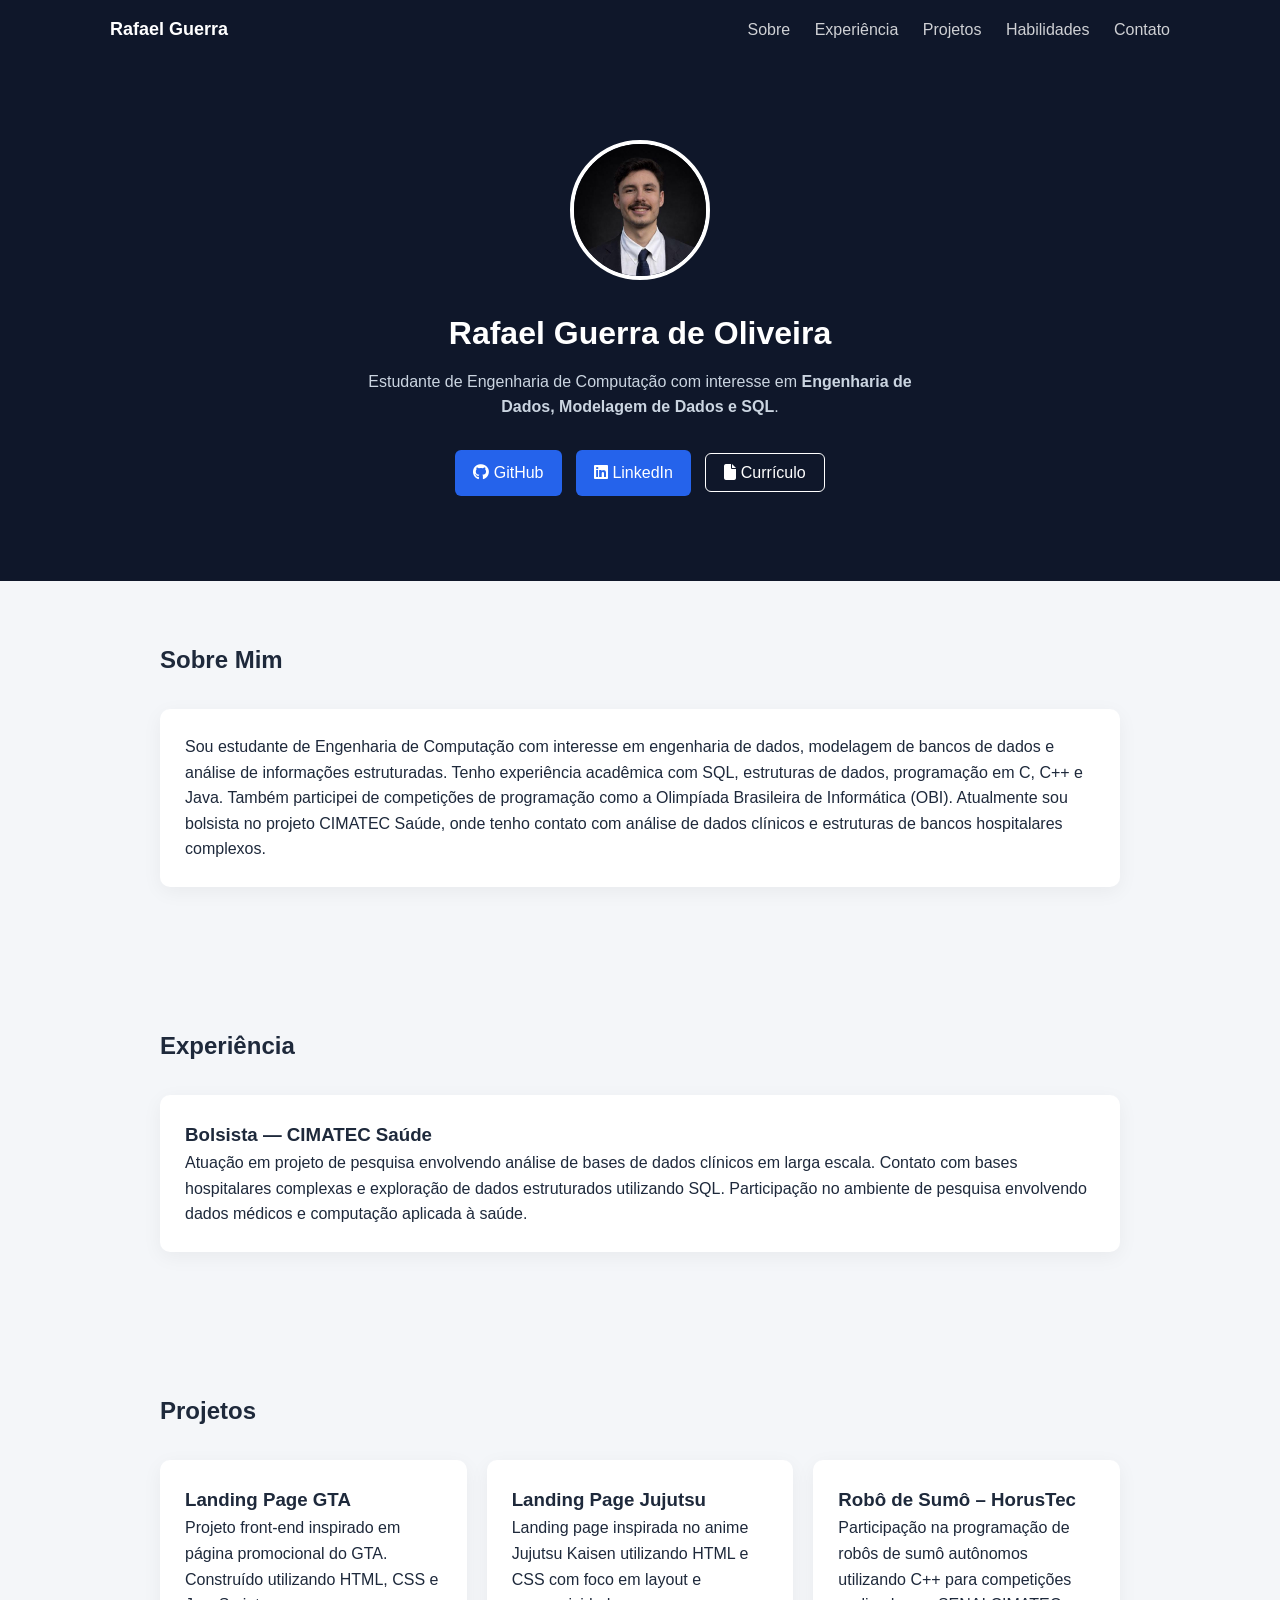
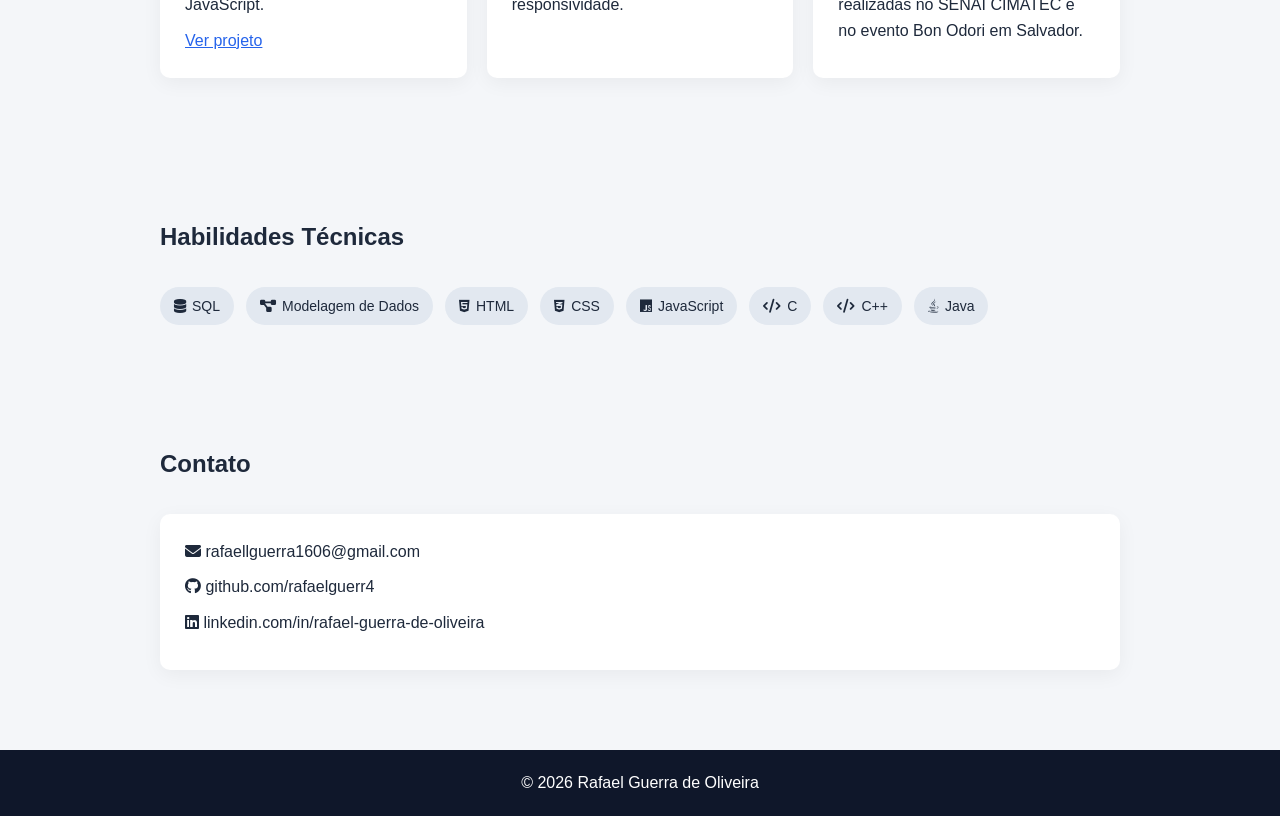
<file: index.html>
<!DOCTYPE html>
<html lang="pt-br">

<head>
<meta charset="UTF-8">
<meta name="viewport" content="width=device-width, initial-scale=1.0">

<title>Rafael Guerra | Portfólio</title>

<link rel="stylesheet" href="style.css">

<link rel="stylesheet" href="https://cdnjs.cloudflare.com/ajax/libs/font-awesome/6.5.0/css/all.min.css">

</head>

<body>

<nav>
<div class="container nav-container">

<div class="logo">
Rafael Guerra
</div>

<div class="menu" id="menu">
<a href="#sobre">Sobre</a>
<a href="#experiencia">Experiência</a>
<a href="#projetos">Projetos</a>
<a href="#habilidades">Habilidades</a>
<a href="#contato">Contato</a>
</div>

<div class="menu-btn" id="menu-btn">
<i class="fas fa-bars"></i>
</div>

</div>
</nav>


<header>

<div class="hero">

<img src="foto.jpg" class="foto">

<h1>Rafael Guerra de Oliveira</h1>

<p>
Estudante de Engenharia de Computação com interesse em
<strong>Engenharia de Dados, Modelagem de Dados e SQL</strong>.
</p>

<div class="hero-buttons">

<a href="https://github.com/rafaelguerr4" target="_blank" class="btn">
<i class="fab fa-github"></i> GitHub
</a>

<a href="https://br.linkedin.com/in/rafael-guerra-de-oliveira" target="_blank" class="btn">
<i class="fab fa-linkedin"></i> LinkedIn
</a>

<a href="#" class="btn-outline">
<i class="fa fa-file"></i> Currículo
</a>

</div>

</div>

</header>


<section id="sobre">

<h2>Sobre Mim</h2>

<div class="card">

<p>

Sou estudante de Engenharia de Computação com interesse em
engenharia de dados, modelagem de bancos de dados e análise de
informações estruturadas.

Tenho experiência acadêmica com SQL, estruturas de dados,
programação em C, C++ e Java. Também participei de
competições de programação como a Olimpíada Brasileira de
Informática (OBI).

Atualmente sou bolsista no projeto CIMATEC Saúde, onde tenho
contato com análise de dados clínicos e estruturas de bancos
hospitalares complexos.

</p>

</div>

</section>


<section id="experiencia">

<h2>Experiência</h2>

<div class="card">

<h3>Bolsista — CIMATEC Saúde</h3>

<p>

Atuação em projeto de pesquisa envolvendo análise de
bases de dados clínicos em larga escala.

Contato com bases hospitalares complexas e exploração
de dados estruturados utilizando SQL.

Participação no ambiente de pesquisa envolvendo dados
médicos e computação aplicada à saúde.

</p>

</div>

</section>


<section id="projetos">

<h2>Projetos</h2>

<div class="projects">

<div class="card project">

<h3>Landing Page GTA</h3>

<p>
Projeto front-end inspirado em página promocional do GTA.
Construído utilizando HTML, CSS e JavaScript.
</p>

<a href="https://rafaelguerr4.github.io/projeto-gta/#comprar" target="_blank">
Ver projeto
</a>

</div>


<div class="card project">

<h3>Landing Page Jujutsu</h3>

<p>
Landing page inspirada no anime Jujutsu Kaisen utilizando
HTML e CSS com foco em layout e responsividade.
</p>

</div>


<div class="card project">

<h3>Robô de Sumô – HorusTec</h3>

<p>
Participação na programação de robôs de sumô autônomos
utilizando C++ para competições realizadas no SENAI
CIMATEC e no evento Bon Odori em Salvador.
</p>

</div>

</div>

</section>


<section id="habilidades">

<h2>Habilidades Técnicas</h2>

<div class="skills">

<div class="skill">
<i class="fas fa-database"></i>
SQL
</div>

<div class="skill">
<i class="fas fa-project-diagram"></i>
Modelagem de Dados
</div>

<div class="skill">
<i class="fab fa-html5"></i>
HTML
</div>

<div class="skill">
<i class="fab fa-css3-alt"></i>
CSS
</div>

<div class="skill">
<i class="fab fa-js"></i>
JavaScript
</div>

<div class="skill">
<i class="fas fa-code"></i>
C
</div>

<div class="skill">
<i class="fas fa-code"></i>
C++
</div>

<div class="skill">
<i class="fab fa-java"></i>
Java
</div>

</div>

</section>


<section id="contato">

<h2>Contato</h2>

<div class="card contato">

<p>
<i class="fas fa-envelope"></i>
rafaellguerra1606@gmail.com
</p>

<p>
<i class="fab fa-github"></i>
github.com/rafaelguerr4
</p>

<p>
<i class="fab fa-linkedin"></i>
linkedin.com/in/rafael-guerra-de-oliveira
</p>

</div>

</section>


<footer>

© 2026 Rafael Guerra de Oliveira

</footer>


<script>

const menuBtn = document.getElementById("menu-btn")
const menu = document.getElementById("menu")

menuBtn.addEventListener("click", () => {
menu.classList.toggle("active")
})

</script>

</body>
</html>
</file>
<file: style.css>
:root {
--primary:#0f172a;
--accent:#2563eb;
--bg:#f4f6f9;
--card:#ffffff;
--text:#1e293b;
--muted:#64748b;
}

*{
margin:0;
padding:0;
box-sizing:border-box;
}

body{
font-family:-apple-system,BlinkMacSystemFont,"Segoe UI",Roboto,sans-serif;
background:var(--bg);
color:var(--text);
line-height:1.6;
}

html{
scroll-behavior:smooth;
}

.container{
max-width:1100px;
margin:auto;
padding:0 20px;
}

nav{
background:var(--primary);
position:fixed;
width:100%;
top:0;
z-index:1000;
}

.nav-container{
display:flex;
justify-content:space-between;
align-items:center;
padding:15px 20px;
}

.logo{
color:white;
font-weight:600;
font-size:18px;
}

.menu a{
color:white;
margin-left:20px;
text-decoration:none;
opacity:0.8;
}

.menu a:hover{
opacity:1;
}

.menu-btn{
display:none;
color:white;
font-size:22px;
cursor:pointer;
}

header{
background:var(--primary);
color:white;
padding:140px 20px 80px 20px;
text-align:center;
}

.foto{
width:140px;
height:140px;
border-radius:50%;
object-fit:cover;
margin-bottom:20px;
border:4px solid white;
}

header h1{
font-size:32px;
margin-bottom:10px;
}

header p{
color:#cbd5e1;
max-width:600px;
margin:auto;
}

.hero-buttons{
margin-top:25px;
}

.btn{
background:var(--accent);
color:white;
padding:10px 18px;
border-radius:6px;
text-decoration:none;
margin:5px;
display:inline-block;
}

.btn-outline{
border:1px solid white;
color:white;
padding:10px 18px;
border-radius:6px;
text-decoration:none;
margin:5px;
}

section{
max-width:1000px;
margin:auto;
padding:60px 20px;
}

section h2{
margin-bottom:30px;
}

.card{
background:white;
padding:25px;
border-radius:10px;
box-shadow:0 5px 20px rgba(0,0,0,0.05);
margin-bottom:20px;
}

.projects{
display:grid;
grid-template-columns:repeat(auto-fit,minmax(250px,1fr));
gap:20px;
}

.project a{
display:inline-block;
margin-top:10px;
color:var(--accent);
}

.skills{
display:flex;
flex-wrap:wrap;
gap:12px;
}

.skill{
background:#e2e8f0;
padding:8px 14px;
border-radius:20px;
font-size:14px;
display:flex;
align-items:center;
gap:6px;
}

.contato p{
margin-bottom:10px;
}

footer{
background:var(--primary);
color:white;
text-align:center;
padding:20px;
}

@media(max-width:768px){

.menu{
display:none;
flex-direction:column;
background:var(--primary);
position:absolute;
top:60px;
right:0;
width:200px;
padding:20px;
}

.menu a{
margin:10px 0;
}

.menu.active{
display:flex;
}

.menu-btn{
display:block;
}

}
</file>
